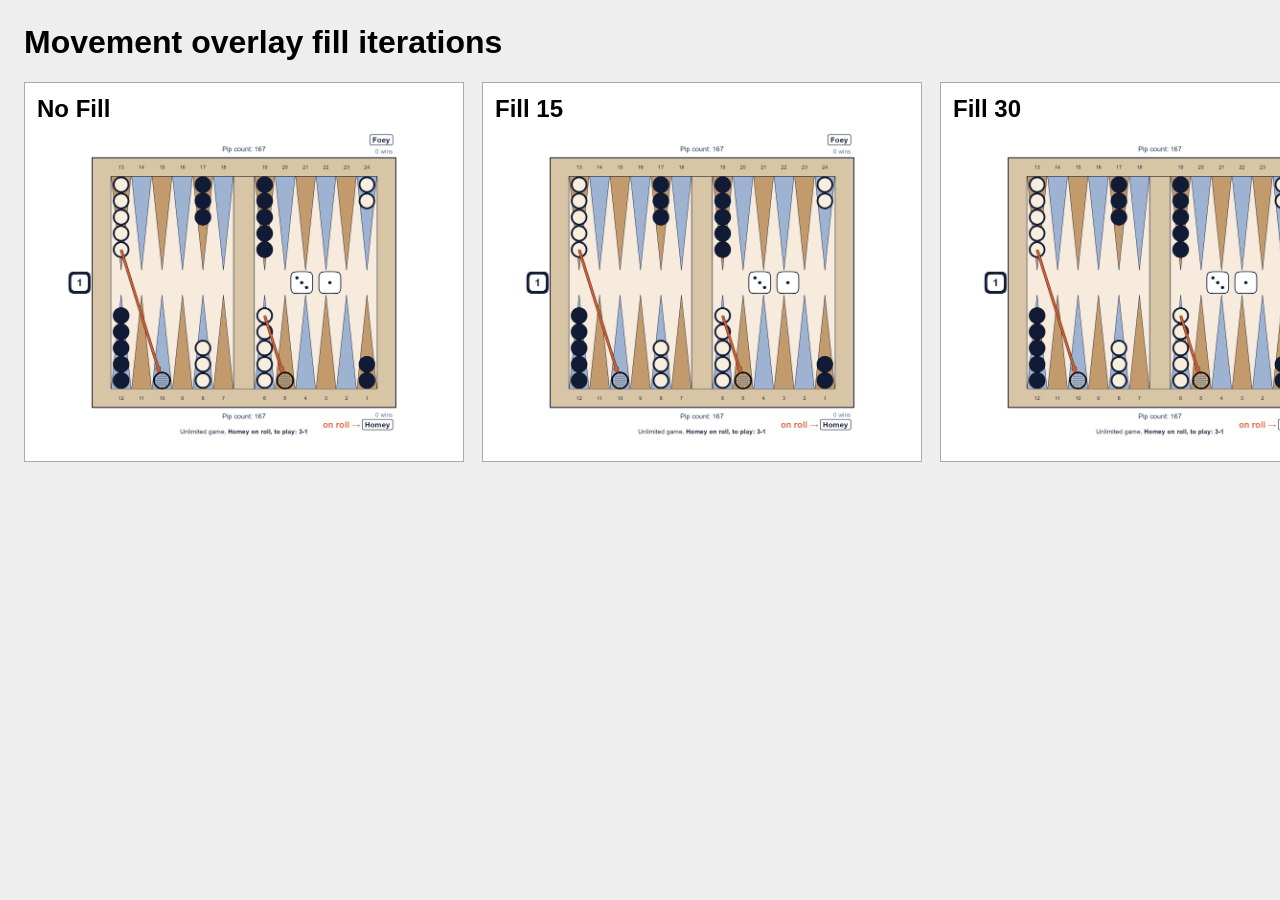
<file: artifacts/movement-overlay-iterations/index.html>
<!doctype html>
<html><head><meta charset="utf-8"><title>Movement overlay iterations</title>
<style>body{font-family:sans-serif;margin:24px;background:#eee}main{display:grid;grid-template-columns:repeat(3,minmax(440px,1fr));gap:18px}article{background:white;padding:12px;border:1px solid #aaa}img{width:100%;height:auto}h2{margin:0 0 8px;text-transform:capitalize}</style>
</head><body><h1>Movement overlay fill iterations</h1><main>
<article><h2>no fill</h2><img src="no_fill.png" alt="no_fill movement overlay"></article>
<article><h2>fill 15</h2><img src="fill_15.png" alt="fill_15 movement overlay"></article>
<article><h2>fill 30</h2><img src="fill_30.png" alt="fill_30 movement overlay"></article>
</main></body></html>
</file>
